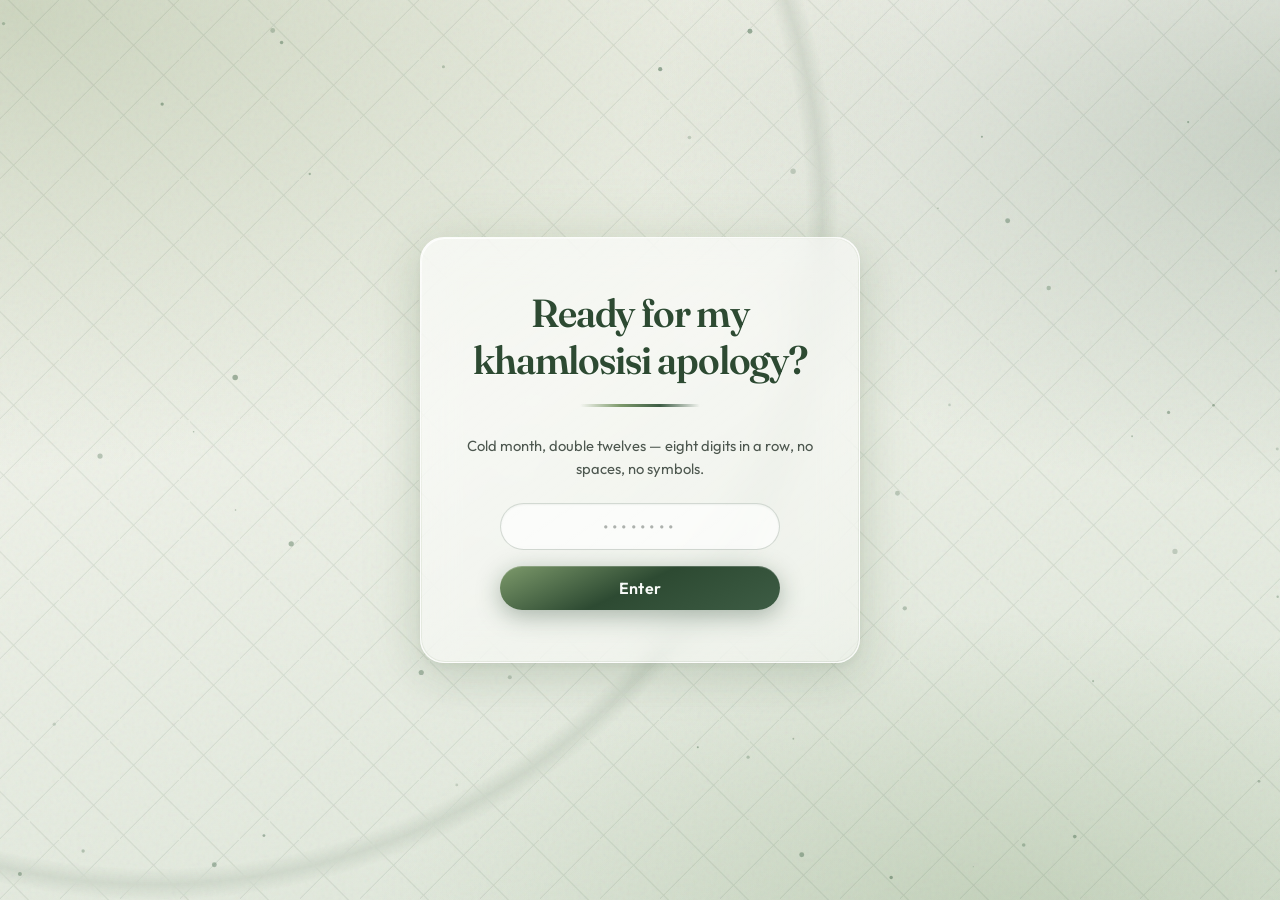
<file: index.html>
<!DOCTYPE html>
<html lang="en">
<head>
  <meta charset="UTF-8" />
  <meta name="viewport" content="width=device-width, initial-scale=1.0" />
  <title>Ready for my khamlosisi apology?</title>
  <link rel="preconnect" href="https://fonts.googleapis.com" />
  <link rel="preconnect" href="https://fonts.gstatic.com" crossorigin />
  <link
    href="https://fonts.googleapis.com/css2?family=Fraunces:ital,opsz,wght@0,9..144,500;0,9..144,600;0,9..144,700;1,9..144,500&family=Outfit:wght@300;400;500;600;700&display=swap"
    rel="stylesheet"
  />
  <link rel="stylesheet" href="style.css" />
</head>
<body data-page="entry" class="page-body">
  <div class="web-accent" aria-hidden="true"></div>

  <!-- Full-screen web transition (shared across pages) -->
  <div id="page-transition" class="page-transition" aria-hidden="true" hidden></div>

  <main class="section landing">
    <canvas id="particle-canvas" class="particle-canvas"></canvas>

    <!-- Swing hero: optional real art via assets/spidey-hero.png + script.js CONFIG (SVG fallback) -->
    <div class="swing-hero" aria-hidden="true">
      <svg class="swing-hero__svg" viewBox="0 0 56 96" fill="none" xmlns="http://www.w3.org/2000/svg">
        <path d="M28 0v14" stroke="rgba(45,74,50,0.42)" stroke-width="1.5" stroke-linecap="round" />
        <path d="M28 10 Q18 6 10 22" stroke="rgba(45,74,50,0.26)" stroke-width="1" fill="none" />
        <path
          d="M28 36 14 44 11 70 18 74 28 70 38 74 45 70 42 44Z"
          fill="rgba(45,74,50,0.9)"
        />
        <path
          d="M28 40v22M17 46l22 10M39 46l-22 10"
          stroke="rgba(255,255,255,0.2)"
          stroke-width="0.75"
          stroke-linecap="round"
        />
        <path d="M14 44l-2 26M42 44l2 26" stroke="rgba(45,74,50,0.9)" stroke-width="3.5" stroke-linecap="round" />
        <path
          d="M28 16c16 0 18 10 18 18s-8 18-18 18-18-10-18-18 2-18 18-18z"
          fill="rgba(40,58,44,0.96)"
        />
        <path
          d="M28 20v28M11 32h34M14 24l28 16M42 24L14 40"
          stroke="rgba(0,0,0,0.11)"
          stroke-width="0.55"
        />
        <path d="M24 28 14 26 10 33 14 40 22 36Z" fill="#f2f6f3" />
        <path d="M32 28 42 26 46 33 42 40 34 36Z" fill="#f2f6f3" />
      </svg>
    </div>

    <div class="landing-inner glass glass--hero page-content">
      <h1 class="landing-title fade-in">Ready for my khamlosisi apology?</h1>
      <span class="landing-rule fade-in" aria-hidden="true"></span>
      <p id="entry-hint" class="landing-hint fade-in">
        Cold month, double twelves — eight digits in a row, no spaces, no symbols.
      </p>
      <form id="entry-form" class="entry-form fade-in" autocomplete="off" novalidate>
        <label class="sr-only" for="entry-password">Password</label>
        <input
          type="password"
          id="entry-password"
          class="entry-input"
          inputmode="numeric"
          maxlength="16"
          placeholder="••••••••"
          aria-describedby="entry-hint"
          autocomplete="off"
        />
        <button type="submit" class="btn btn-primary btn-shine" id="btn-enter">Enter</button>
      </form>
      <p id="entry-error" class="entry-error" role="status" aria-live="polite" hidden></p>
    </div>
  </main>

  <script src="script.js"></script>
</body>
</html>
</file>
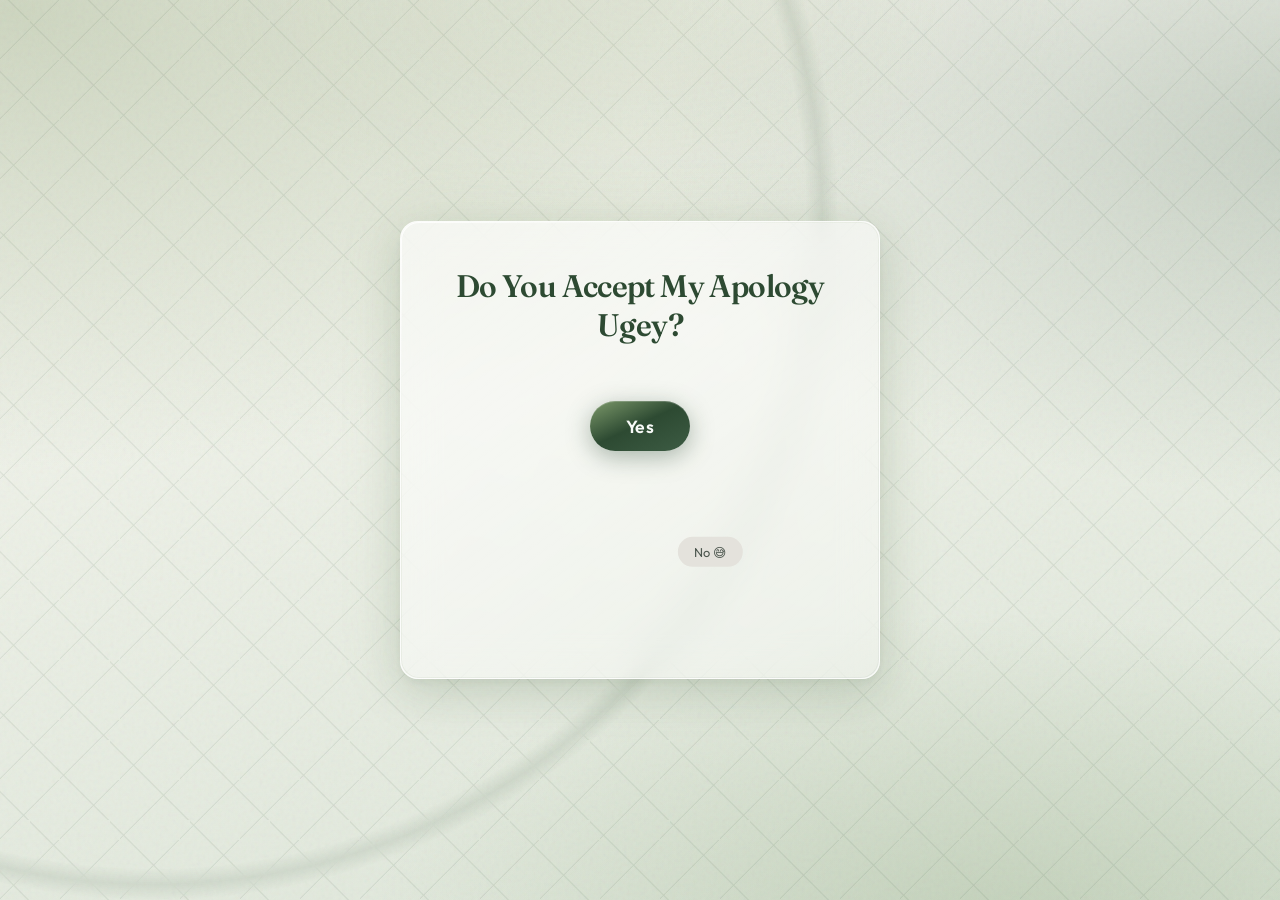
<file: final.html>
<!DOCTYPE html>
<html lang="en">
<head>
  <meta charset="UTF-8" />
  <meta name="viewport" content="width=device-width, initial-scale=1.0" />
  <title>Do You Accept My Apology Ugey? </title>
  <link rel="preconnect" href="https://fonts.googleapis.com" />
  <link rel="preconnect" href="https://fonts.gstatic.com" crossorigin />
  <link
    href="https://fonts.googleapis.com/css2?family=Fraunces:ital,opsz,wght@0,9..144,500;0,9..144,600;0,9..144,700;1,9..144,500&family=Outfit:wght@300;400;500;600;700&display=swap"
    rel="stylesheet"
  />
  <link rel="stylesheet" href="style.css" />
</head>
<body data-page="final" class="page-body">
  <div class="web-accent" aria-hidden="true"></div>
  <div id="page-transition" class="page-transition" aria-hidden="true" hidden></div>

  <main class="section page-final" id="decision">
    <div class="container decision-box glass glass--elevated page-content" id="decision-box">
      <h2 class="decision-question">Do You Accept My Apology Ugey?</h2>
      <div class="decision-actions">
        <button type="button" class="btn btn-primary btn-yes" id="btn-yes">Yes</button>
      </div>
      <div class="decision-no-zone" id="decision-no-zone" aria-label="No button area">
        <button type="button" class="btn btn-no" id="btn-no" tabindex="-1">No</button>
      </div>
    </div>
  </main>

  <script src="script.js"></script>
</body>
</html>
</file>
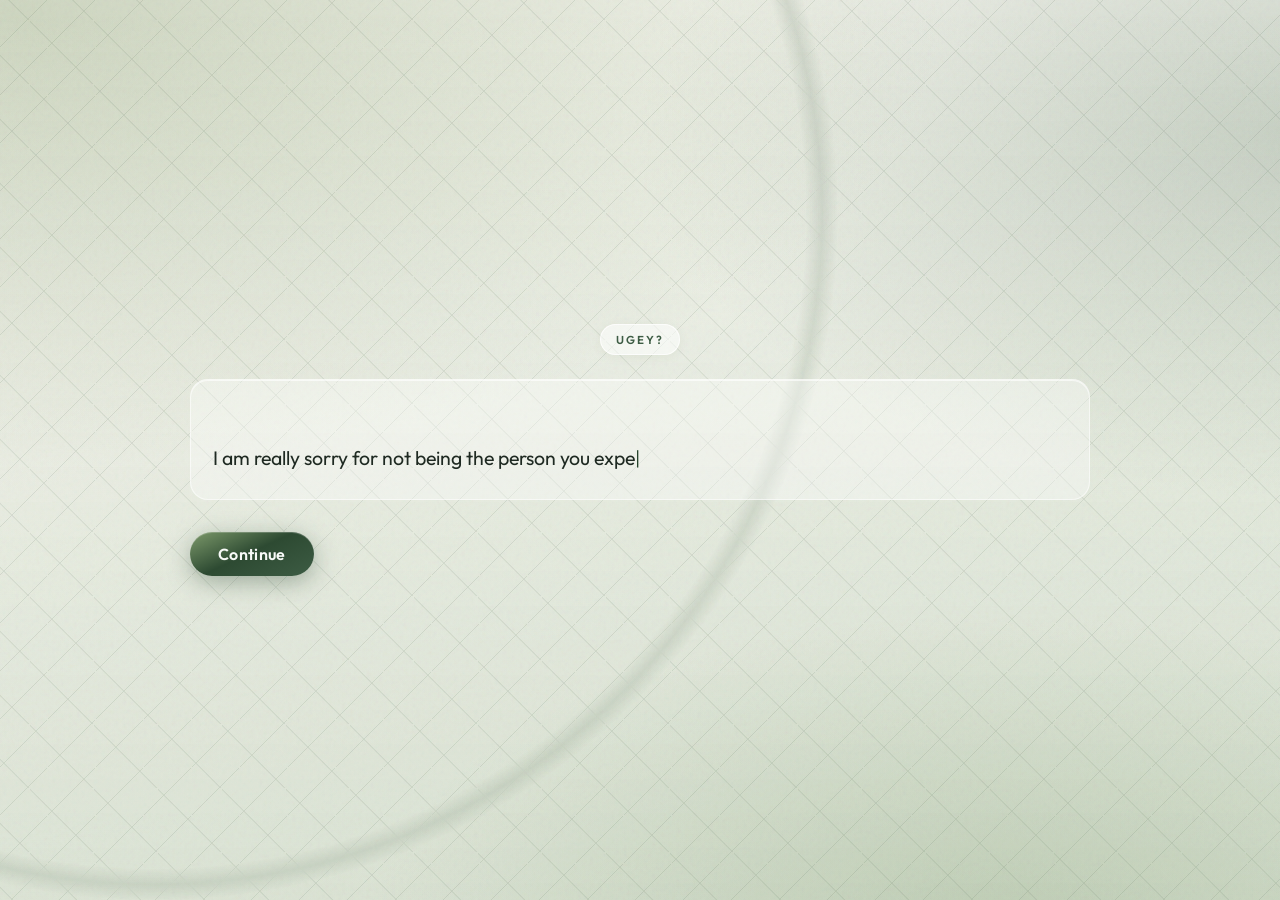
<file: message.html>
<!DOCTYPE html>
<html lang="en">
<head>
  <meta charset="UTF-8" />
  <meta name="viewport" content="width=device-width, initial-scale=1.0" />
  <title>Ugey?</title>
  <link rel="preconnect" href="https://fonts.googleapis.com" />
  <link rel="preconnect" href="https://fonts.gstatic.com" crossorigin />
  <link
    href="https://fonts.googleapis.com/css2?family=Fraunces:ital,opsz,wght@0,9..144,500;0,9..144,600;0,9..144,700;1,9..144,500&family=Outfit:wght@300;400;500;600;700&display=swap"
    rel="stylesheet"
  />
  <link rel="stylesheet" href="style.css" />
</head>
<body data-page="message" class="page-body">
  <div class="web-accent web-accent--message" aria-hidden="true"></div>
  <div id="page-transition" class="page-transition" aria-hidden="true" hidden></div>

  <main class="section page-message">
    <div class="container page-content">
      <h2 class="section-label">Ugey?</h2>
      <p class="apology-text" aria-live="polite">
        <span id="apology-typed"></span><span class="typing-cursor" id="typing-cursor" hidden>|</span>
      </p>
      <button type="button" class="btn btn-primary btn-shine" id="btn-continue">Continue</button>
    </div>
  </main>

  <script src="script.js"></script>
</body>
</html>
</file>
<file: style.css>
/* --- Multi-page apology site — sage / forest, glass, web motif --- */

:root {
  --sage: #9caf88;
  --sage-deep: #7d9a6b;
  --sage-glow: rgba(125, 154, 107, 0.55);
  --forest: #1e3d24;
  --forest-mid: #2d4a32;
  --forest-soft: #3d5c44;
  --cream: #fbf9f4;
  --cream-deep: #eef1e8;
  --neutral: #e4e2dc;
  --text: #1f2a22;
  --text-muted: #4d574f;
  --glass: rgba(255, 255, 255, 0.52);
  --glass-border: rgba(255, 255, 255, 0.72);
  --glass-highlight: rgba(255, 255, 255, 0.35);
  --shadow: 0 4px 6px rgba(30, 61, 36, 0.04), 0 16px 40px rgba(30, 61, 36, 0.1);
  --shadow-hover: 0 8px 12px rgba(30, 61, 36, 0.06), 0 24px 48px rgba(30, 61, 36, 0.14);
  --shadow-glow: 0 0 60px rgba(125, 154, 107, 0.18);
  --radius: 18px;
  --radius-lg: 24px;
  --ease: cubic-bezier(0.25, 0.46, 0.45, 0.94);
  --transition: 0.45s var(--ease);
  --font-body: "Outfit", system-ui, -apple-system, sans-serif;
  --font-display: "Fraunces", "Georgia", serif;
}

*,
*::before,
*::after {
  box-sizing: border-box;
}

html {
  scroll-behavior: smooth;
}

body.page-body {
  margin: 0;
  font-family: var(--font-body);
  font-weight: 400;
  color: var(--text);
  background: var(--cream-deep);
  min-height: 100vh;
  overflow-x: hidden;
  opacity: 0;
  transition: opacity 0.65s var(--ease);
}

/* Slow-moving mesh / aurora (depth without clutter) */
body.page-body::before {
  content: "";
  position: fixed;
  inset: -20%;
  z-index: 0;
  pointer-events: none;
  background:
    radial-gradient(ellipse 100% 70% at 15% 15%, rgba(157, 175, 136, 0.45), transparent 52%),
    radial-gradient(ellipse 80% 60% at 88% 25%, rgba(61, 92, 68, 0.22), transparent 48%),
    radial-gradient(ellipse 70% 50% at 70% 88%, rgba(125, 154, 107, 0.28), transparent 50%),
    linear-gradient(168deg, var(--cream) 0%, var(--cream-deep) 42%, #d8e2d4 100%);
  animation: meshDrift 22s ease-in-out infinite alternate;
}

@keyframes meshDrift {
  0% {
    transform: translate(0, 0) scale(1);
  }
  100% {
    transform: translate(-2%, 1%) scale(1.03);
  }
}

/* Fine grain — sits above mesh, below UI */
body.page-body::after {
  content: "";
  position: fixed;
  inset: 0;
  z-index: 1;
  pointer-events: none;
  opacity: 0.055;
  background-image: url("data:image/svg+xml,%3Csvg viewBox='0 0 256 256' xmlns='http://www.w3.org/2000/svg'%3E%3Cfilter id='n'%3E%3CfeTurbulence type='fractalNoise' baseFrequency='0.85' numOctaves='4' stitchTiles='stitch'/%3E%3C/filter%3E%3Crect width='100%25' height='100%25' filter='url(%23n)'/%3E%3C/svg%3E");
  mix-blend-mode: multiply;
}

body.page-body.is-loaded {
  opacity: 1;
}

/* --- Page transition overlay (“moving through webs”) --- */
.page-transition {
  position: fixed;
  inset: 0;
  z-index: 10000;
  pointer-events: none;
  background:
    radial-gradient(ellipse 80% 50% at 50% 50%, rgba(157, 175, 136, 0.35), transparent 70%),
    repeating-linear-gradient(
      118deg,
      transparent 0,
      transparent 14px,
      rgba(45, 74, 50, 0.12) 14px,
      rgba(45, 74, 50, 0.12) 15px
    ),
    rgba(42, 51, 40, 0.55);
  backdrop-filter: blur(8px);
  -webkit-backdrop-filter: blur(8px);
  opacity: 0;
  transition: opacity 0.55s var(--ease);
}

.page-transition:not([hidden]).is-active {
  opacity: 1;
  pointer-events: auto;
  animation: webPulse 0.85s var(--ease) forwards;
}

@keyframes webPulse {
  0% {
    filter: brightness(1);
  }
  40% {
    filter: brightness(1.15);
  }
  100% {
    filter: brightness(1);
  }
}

.web-accent {
  position: fixed;
  inset: 0;
  pointer-events: none;
  z-index: 0;
  opacity: 0.09;
  background-image:
    radial-gradient(circle at 10% 20%, transparent 40%, var(--forest) 41%, transparent 42%),
    linear-gradient(135deg, transparent 48%, var(--forest) 49%, transparent 50%),
    linear-gradient(45deg, transparent 48%, var(--forest) 49%, transparent 50%);
  background-size: 120% 120%, 60px 60px, 80px 80px;
  background-position: 0 0, 0 0, 30px 20px;
  animation: webSwing 14s ease-in-out infinite;
  transform-origin: 50% 0%;
}

/* Extra web density on message page */
.web-accent--message {
  opacity: 0.1;
  background-size: 120% 120%, 48px 48px, 64px 64px;
}

@keyframes webSwing {
  0%,
  100% {
    transform: rotate(0deg);
  }
  50% {
    transform: rotate(0.55deg);
  }
}

/* --- Marvel Spider-Man–style swing hero (mask + webbing; entry: once; gallery: slow repeat) --- */
.swing-hero {
  position: absolute;
  left: 0;
  top: 0;
  width: 72px;
  height: 96px;
  z-index: 2;
  pointer-events: none;
  /* One pass across the entry screen */
  animation: swingAcross 9s ease-in-out 1 forwards;
}

.swing-hero--gallery {
  opacity: 0.65;
  animation: swingAcrossGallery 28s ease-in-out infinite;
  animation-delay: 4s;
}

@keyframes swingAcross {
  0% {
    transform: translate(-20vw, 8vh) rotate(-12deg);
  }
  35% {
    transform: translate(38vw, 42vh) rotate(6deg);
  }
  70% {
    transform: translate(78vw, 18vh) rotate(-8deg);
  }
  100% {
    transform: translate(110vw, 35vh) rotate(4deg);
  }
}

@keyframes swingAcrossGallery {
  0% {
    transform: translate(-15vw, 22vh) rotate(-10deg);
  }
  50% {
    transform: translate(92vw, 48vh) rotate(8deg);
  }
  100% {
    transform: translate(-15vw, 22vh) rotate(-10deg);
  }
}

.swing-hero--has-photo {
  width: auto;
  min-width: 72px;
  height: auto;
  min-height: 96px;
}

.swing-hero__svg {
  width: 56px;
  height: auto;
  filter: drop-shadow(0 4px 12px rgba(45, 74, 50, 0.2));
  animation: swingBob 2.2s ease-in-out infinite;
}

/* Optional real character art (see CONFIG.heroImageUrl in script.js) */
.swing-hero__photo {
  display: block;
  width: auto;
  max-height: min(120px, 22vh);
  height: auto;
  object-fit: contain;
  object-position: center top;
  filter: drop-shadow(0 8px 20px rgba(0, 0, 0, 0.28));
  animation: swingBob 2.2s ease-in-out infinite;
}

@keyframes swingBob {
  0%,
  100% {
    transform: rotate(-4deg) translateY(0);
  }
  50% {
    transform: rotate(5deg) translateY(6px);
  }
}

.section {
  position: relative;
  z-index: 2;
  min-height: 100vh;
  display: flex;
  align-items: center;
  justify-content: center;
  padding: clamp(2rem, 5vw, 4rem) 1.25rem;
}

.container {
  width: 100%;
  max-width: 900px;
  margin: 0 auto;
}

.glass {
  position: relative;
  background: linear-gradient(
    145deg,
    rgba(255, 255, 255, 0.65) 0%,
    rgba(255, 255, 255, 0.38) 100%
  );
  backdrop-filter: blur(18px) saturate(1.15);
  -webkit-backdrop-filter: blur(18px) saturate(1.15);
  border: 1px solid var(--glass-border);
  border-radius: var(--radius);
  box-shadow: var(--shadow), inset 0 1px 0 var(--glass-highlight);
}

.glass::before {
  content: "";
  position: absolute;
  inset: 0;
  border-radius: inherit;
  padding: 1px;
  background: linear-gradient(
    145deg,
    rgba(255, 255, 255, 0.85),
    rgba(157, 175, 136, 0.15) 40%,
    rgba(45, 74, 50, 0.08)
  );
  -webkit-mask: linear-gradient(#fff 0 0) content-box, linear-gradient(#fff 0 0);
  mask: linear-gradient(#fff 0 0) content-box, linear-gradient(#fff 0 0);
  -webkit-mask-composite: xor;
  mask-composite: exclude;
  pointer-events: none;
}

.glass--hero {
  border-radius: var(--radius-lg);
  padding: clamp(2.25rem, 6vw, 3.25rem) clamp(1.75rem, 4vw, 2.75rem);
  box-shadow: var(--shadow), var(--shadow-glow), inset 0 1px 0 rgba(255, 255, 255, 0.65);
}

.glass--elevated {
  box-shadow: var(--shadow), 0 0 0 1px rgba(255, 255, 255, 0.35) inset, var(--shadow-glow);
}

/* --- Landing --- */
.landing {
  overflow: hidden;
}

.particle-canvas {
  position: absolute;
  inset: 0;
  width: 100%;
  height: 100%;
  z-index: 0;
}

.particle-canvas--gallery {
  opacity: 0.4;
  z-index: 0;
}

.landing-inner {
  position: relative;
  z-index: 3;
  text-align: center;
  max-width: 440px;
  width: 100%;
}

.landing-kicker {
  font-size: 0.78rem;
  font-weight: 500;
  letter-spacing: 0.22em;
  text-transform: uppercase;
  color: var(--forest-soft);
  margin: 0 0 1rem;
  opacity: 0.9;
}

.landing-title {
  font-family: var(--font-display);
  font-size: clamp(1.85rem, 4.5vw, 2.45rem);
  font-weight: 600;
  font-variation-settings: "opsz" 72;
  letter-spacing: -0.03em;
  line-height: 1.2;
  margin: 0 0 1.25rem;
  color: var(--forest-mid);
  text-shadow: 0 1px 0 rgba(255, 255, 255, 0.5);
}

.landing-rule {
  display: block;
  width: min(120px, 40%);
  height: 3px;
  margin: 0 auto 1.75rem;
  border-radius: 999px;
  background: linear-gradient(90deg, transparent, var(--sage-deep), var(--forest-soft), transparent);
  opacity: 0.85;
}

.fade-in {
  animation: fadeIn 1s var(--transition) forwards;
  opacity: 0;
}

.landing-inner .landing-title.fade-in {
  animation-delay: 0.08s;
}

.landing-inner .landing-rule.fade-in {
  animation-delay: 0.24s;
}

.landing-inner .landing-hint.fade-in {
  animation-delay: 0.4s;
}

.landing-inner .entry-form.fade-in {
  animation-delay: 0.55s;
}

.landing-hint {
  font-size: 0.92rem;
  line-height: 1.55;
  color: var(--text-muted);
  margin: 0 0 1.35rem;
  max-width: 26rem;
  margin-left: auto;
  margin-right: auto;
}

.entry-form {
  display: flex;
  flex-direction: column;
  align-items: stretch;
  gap: 1rem;
  width: 100%;
  max-width: 280px;
  margin: 0 auto;
}

.entry-form--shake {
  animation: entryShake 0.45s var(--ease);
}

@keyframes entryShake {
  0%,
  100% {
    transform: translateX(0);
  }
  20% {
    transform: translateX(-6px);
  }
  40% {
    transform: translateX(6px);
  }
  60% {
    transform: translateX(-4px);
  }
  80% {
    transform: translateX(4px);
  }
}

.entry-input {
  font-family: inherit;
  font-size: 1.05rem;
  letter-spacing: 0.12em;
  text-align: center;
  padding: 0.75rem 1rem;
  border-radius: 999px;
  border: 1px solid rgba(45, 74, 50, 0.2);
  background: rgba(255, 255, 255, 0.65);
  color: var(--text);
  box-shadow: inset 0 1px 2px rgba(30, 61, 36, 0.06);
}

.entry-input::placeholder {
  letter-spacing: 0.2em;
  color: rgba(77, 87, 79, 0.45);
}

.entry-input:focus {
  outline: 2px solid var(--sage-deep);
  outline-offset: 2px;
  border-color: rgba(125, 154, 107, 0.6);
}

.entry-error {
  margin: 0.85rem 0 0;
  font-size: 0.88rem;
  color: #8b4a4a;
  font-weight: 500;
}

.sr-only {
  position: absolute;
  width: 1px;
  height: 1px;
  padding: 0;
  margin: -1px;
  overflow: hidden;
  clip: rect(0, 0, 0, 0);
  white-space: nowrap;
  border: 0;
}

@keyframes fadeIn {
  to {
    opacity: 1;
  }
}

/* --- Buttons --- */
.btn {
  font-family: inherit;
  font-size: 1rem;
  cursor: pointer;
  border: none;
  border-radius: 999px;
  padding: 0.75rem 1.75rem;
  transition: transform var(--transition), box-shadow var(--transition), background var(--transition);
}

.btn-primary {
  position: relative;
  overflow: hidden;
  background: linear-gradient(155deg, var(--sage-deep) 0%, var(--forest-mid) 48%, var(--forest-soft) 100%);
  color: #f8faf8;
  font-weight: 600;
  letter-spacing: 0.02em;
  box-shadow: 0 6px 24px rgba(30, 61, 36, 0.35), inset 0 1px 0 rgba(255, 255, 255, 0.2);
}

.btn-shine::after {
  content: "";
  position: absolute;
  inset: 0;
  background: linear-gradient(
    105deg,
    transparent 30%,
    rgba(255, 255, 255, 0.22) 48%,
    transparent 62%
  );
  transform: translateX(-120%);
  transition: transform 0.6s var(--ease);
}

.btn-shine:hover::after {
  transform: translateX(120%);
}

.btn-primary:hover {
  transform: translateY(-3px);
  box-shadow: 0 10px 32px rgba(30, 61, 36, 0.38), inset 0 1px 0 rgba(255, 255, 255, 0.25);
}

.btn-primary:focus-visible {
  outline: 2px solid var(--forest);
  outline-offset: 3px;
}

.btn-yes {
  font-size: 1.1rem;
  padding: 0.85rem 2.25rem;
  animation: yesGlow 3s ease-in-out infinite;
}

@keyframes yesGlow {
  0%,
  100% {
    box-shadow: 0 4px 24px rgba(125, 154, 107, 0.45);
  }
  50% {
    box-shadow: 0 6px 32px rgba(125, 154, 107, 0.65);
  }
}

/* NO: absolute inside .decision-no-zone only; smooth jumps */
.btn-no {
  font-size: 0.8rem;
  padding: 0.45rem 1rem;
  background: var(--neutral);
  color: var(--text-muted);
  box-shadow: none;
  position: absolute;
  z-index: 2;
  transform: translate(-50%, -50%);
  transition: left 0.2s var(--ease), top 0.2s var(--ease), box-shadow 0.2s ease;
}

.page-message .btn-primary {
  margin-top: 2rem;
}

/* --- Message / typing --- */
.page-message {
  background: linear-gradient(180deg, transparent, rgba(157, 175, 136, 0.1));
}

.page-final {
  background: radial-gradient(ellipse 70% 50% at 50% 0%, rgba(157, 175, 136, 0.12), transparent 50%);
}

.page-message .container {
  padding: 0.5rem 0;
}

.section-label {
  display: inline-block;
  font-size: 0.72rem;
  font-weight: 600;
  text-transform: uppercase;
  letter-spacing: 0.18em;
  color: var(--forest-soft);
  margin: 0 0 1.5rem;
  padding: 0.45rem 0.9rem;
  border-radius: 999px;
  background: rgba(255, 255, 255, 0.55);
  border: 1px solid rgba(255, 255, 255, 0.75);
  box-shadow: 0 2px 12px rgba(30, 61, 36, 0.06);
}

.page-message .section-label {
  display: block;
  width: fit-content;
  margin-left: auto;
  margin-right: auto;
}

.apology-text {
  font-size: clamp(1.06rem, 2.2vw, 1.22rem);
  font-weight: 400;
  line-height: 1.82;
  margin: 0;
  padding: 1.5rem 1.35rem;
  border-radius: var(--radius);
  background: rgba(255, 255, 255, 0.35);
  border: 1px solid rgba(255, 255, 255, 0.55);
  box-shadow: inset 0 1px 0 rgba(255, 255, 255, 0.6);
  white-space: pre-line;
}

.apology-text #apology-typed {
  display: inline;
  white-space: inherit;
}

.typing-cursor {
  display: inline-block;
  animation: blink 0.8s step-end infinite;
  color: var(--forest);
  font-weight: 300;
}

@keyframes blink {
  50% {
    opacity: 0;
  }
}

/* --- Cards --- */
.cards {
  display: grid;
  gap: 1.25rem;
}

@media (min-width: 700px) {
  .cards {
    grid-template-columns: repeat(3, 1fr);
    gap: 1rem;
  }
}

.card {
  position: relative;
  background: linear-gradient(165deg, rgba(255, 255, 255, 0.72) 0%, rgba(255, 255, 255, 0.45) 100%);
  border: 1px solid rgba(255, 255, 255, 0.85);
  border-radius: var(--radius);
  padding: 1.5rem 1.35rem;
  box-shadow: var(--shadow), inset 0 1px 0 rgba(255, 255, 255, 0.8);
  transition: transform var(--transition), box-shadow var(--transition), border-color 0.3s ease;
}

.card::after {
  content: "";
  position: absolute;
  inset: -1px;
  border-radius: inherit;
  padding: 1px;
  background: linear-gradient(160deg, rgba(157, 175, 136, 0.5), transparent 55%, rgba(45, 74, 50, 0.12));
  -webkit-mask: linear-gradient(#fff 0 0) content-box, linear-gradient(#fff 0 0);
  mask: linear-gradient(#fff 0 0) content-box, linear-gradient(#fff 0 0);
  -webkit-mask-composite: xor;
  mask-composite: exclude;
  pointer-events: none;
  opacity: 0.65;
}

.card h3 {
  font-family: var(--font-display);
  font-variation-settings: "opsz" 48;
  margin: 0 0 0.75rem;
  font-size: 1.08rem;
  font-weight: 600;
  color: var(--forest-mid);
}

.card p {
  margin: 0;
  font-size: 0.95rem;
  line-height: 1.6;
  color: var(--text-muted);
}

.card:hover {
  transform: translateY(-6px);
  box-shadow: var(--shadow-hover), inset 0 1px 0 rgba(255, 255, 255, 0.9);
  border-color: rgba(255, 255, 255, 0.95);
}

.reveal {
  opacity: 0;
  transform: translateY(28px);
  transition: opacity 0.7s var(--transition), transform 0.7s var(--transition);
}

.reveal.is-visible {
  opacity: 1;
  transform: translateY(0);
}

/* --- Final choice --- */
.decision-box {
  position: relative;
  padding: clamp(2rem, 5vw, 2.75rem);
  text-align: center;
  max-width: 480px;
}

.decision-no-zone {
  position: relative;
  width: 100%;
  min-height: 150px;
  margin-top: 0.5rem;
}

.decision-question {
  font-family: var(--font-display);
  font-variation-settings: "opsz" 60;
  margin: 0 0 2rem;
  font-size: clamp(1.55rem, 3.2vw, 1.95rem);
  font-weight: 600;
  letter-spacing: -0.02em;
  color: var(--forest-mid);
}

.decision-actions {
  display: flex;
  flex-wrap: wrap;
  align-items: center;
  justify-content: center;
  gap: 1.5rem;
  min-height: 100px;
  position: relative;
}

/* --- Gallery page --- */
.gallery-page-bg {
  position: fixed;
  inset: 0;
  z-index: 0;
  pointer-events: none;
  background:
    radial-gradient(ellipse at 50% 0%, rgba(157, 175, 136, 0.16), transparent 55%),
    repeating-linear-gradient(
      105deg,
      transparent,
      transparent 38px,
      rgba(45, 74, 50, 0.04) 38px,
      rgba(45, 74, 50, 0.04) 39px
    );
  animation: yesBgDrift 18s linear infinite;
}

@keyframes yesBgDrift {
  0% {
    background-position: 0 0, 0 0;
  }
  100% {
    background-position: 0 0, 48px 12px;
  }
}

.page-gallery {
  z-index: 2;
}

.page-gallery .container {
  position: relative;
  z-index: 2;
}

.gallery-lede {
  font-family: var(--font-display);
  font-variation-settings: "opsz" 60;
  font-size: clamp(1.45rem, 3.2vw, 1.85rem);
  text-align: center;
  color: var(--forest-mid);
  margin: 0 0 1.75rem;
  font-weight: 600;
  letter-spacing: -0.02em;
  line-height: 1.35;
  text-shadow: 0 1px 0 rgba(255, 255, 255, 0.4);
}

.gallery-lede__emoji {
  display: inline-block;
  margin-left: 0.2em;
  font-style: normal;
}

.gallery-song-line {
  font-family: var(--font-body);
  font-size: clamp(0.88rem, 2vw, 1rem);
  font-weight: 600;
  letter-spacing: 0.06em;
  text-transform: uppercase;
  text-align: center;
  line-height: 1.5;
  color: var(--forest-soft);
  margin: 0 0 1rem;
  max-width: 32rem;
  margin-left: auto;
  margin-right: auto;
  padding: 0 0.5rem;
}

.gallery-song-line__emoji {
  display: inline-block;
  margin-left: 0.25em;
  font-style: normal;
  letter-spacing: 0;
  text-transform: none;
  font-size: 1.15em;
  vertical-align: -0.08em;
}

.audio-block {
  padding: 1rem 1.25rem;
  margin: 0 auto 2rem;
  max-width: 400px;
}

.audio-block audio {
  width: 100%;
  border-radius: 999px;
}

.gallery {
  display: grid;
  grid-template-columns: repeat(2, 1fr);
  gap: 0.75rem;
  margin-bottom: 2.5rem;
}

@media (min-width: 640px) {
  .gallery {
    grid-template-columns: repeat(3, 1fr);
    gap: 1rem;
  }
}

@media (min-width: 1000px) {
  .gallery {
    grid-template-columns: repeat(4, 1fr);
  }
}

.gallery-item {
  display: flex;
  flex-direction: column;
  margin: 0;
  border-radius: var(--radius);
  overflow: hidden;
  background: rgba(255, 255, 255, 0.5);
  border: 1px solid rgba(255, 255, 255, 0.75);
  box-shadow: var(--shadow), inset 0 1px 0 rgba(255, 255, 255, 0.65);
  opacity: 0;
  transform: scale(0.96);
  transition: opacity 0.65s var(--transition), transform 0.65s var(--transition);
}

.gallery-item__media {
  position: relative;
  aspect-ratio: 1 / 1;
  width: 100%;
  overflow: hidden;
  flex-shrink: 0;
}

.gallery-item__media::before {
  content: "";
  position: absolute;
  inset: 0;
  z-index: 1;
  pointer-events: none;
  border-radius: inherit;
  box-shadow: inset 0 0 0 1px rgba(45, 74, 50, 0.08);
  background: linear-gradient(180deg, rgba(255, 255, 255, 0.12), transparent 40%);
}

.gallery-item.is-visible {
  opacity: 1;
  transform: scale(1);
}

.gallery-item img {
  position: absolute;
  inset: 0;
  width: 100%;
  height: 100%;
  display: block;
  object-fit: cover;
  object-position: center;
  transition: transform 0.5s var(--transition);
}

.gallery-item:hover img {
  transform: scale(1.05);
}

.gallery-item__caption {
  margin: 0;
  padding: 0.65rem 0.6rem 0.8rem;
  font-size: 0.82rem;
  line-height: 1.45;
  font-weight: 500;
  text-align: center;
  color: var(--text-muted);
  background: linear-gradient(180deg, rgba(255, 255, 255, 0.35), rgba(248, 246, 242, 0.85));
  border-top: 1px solid rgba(255, 255, 255, 0.65);
}

.closing {
  text-align: center;
  font-size: 1.06rem;
  font-weight: 500;
  color: var(--text-muted);
  margin: 0;
  padding-top: 0.5rem;
  letter-spacing: 0.01em;
}

/* --- Easter egg (gallery): tiny mask icon --- */
.easter-egg-icon {
  position: fixed;
  bottom: 18px;
  right: 18px;
  z-index: 50;
  width: 44px;
  height: 44px;
  border: 1px solid rgba(255, 255, 255, 0.65);
  border-radius: 50%;
  padding: 0;
  cursor: pointer;
  background: linear-gradient(160deg, rgba(255, 255, 255, 0.55), rgba(157, 175, 136, 0.25));
  backdrop-filter: blur(10px);
  display: flex;
  align-items: center;
  justify-content: center;
  box-shadow: var(--shadow), inset 0 1px 0 rgba(255, 255, 255, 0.8);
  transition: transform 0.25s var(--ease), box-shadow 0.25s ease;
}

.easter-egg-icon:hover {
  transform: scale(1.08);
  box-shadow: var(--shadow-hover);
}

.easter-egg-modal {
  position: fixed;
  inset: 0;
  z-index: 100;
  display: flex;
  align-items: center;
  justify-content: center;
  padding: 1rem;
  background: rgba(42, 51, 40, 0.35);
  backdrop-filter: blur(4px);
}

.easter-egg-modal.hidden {
  display: none;
}

.easter-egg-inner {
  max-width: 360px;
  padding: 1.75rem;
  text-align: center;
}

.easter-egg-inner h3 {
  font-family: var(--font-display);
  font-variation-settings: "opsz" 48;
  margin: 0 0 0.75rem;
  color: var(--forest-mid);
}

.easter-egg-inner p {
  margin: 0 0 1.25rem;
  line-height: 1.6;
  color: var(--text-muted);
  font-size: 0.95rem;
}

/* Reduced motion */
@media (prefers-reduced-motion: reduce) {
  html {
    scroll-behavior: auto;
  }

  body.page-body::before {
    animation: none;
  }

  body.page-body {
    opacity: 1;
    transition: none;
  }

  .page-transition {
    transition: none;
  }

  .swing-hero,
  .swing-hero--gallery {
    animation: none;
    transform: translate(40vw, 20vh);
  }

  .swing-hero__svg,
  .swing-hero__photo {
    animation: none;
  }

  *,
  *::before,
  *::after {
    animation-duration: 0.01ms !important;
    animation-iteration-count: 1 !important;
    transition-duration: 0.01ms !important;
  }
}
</file>
